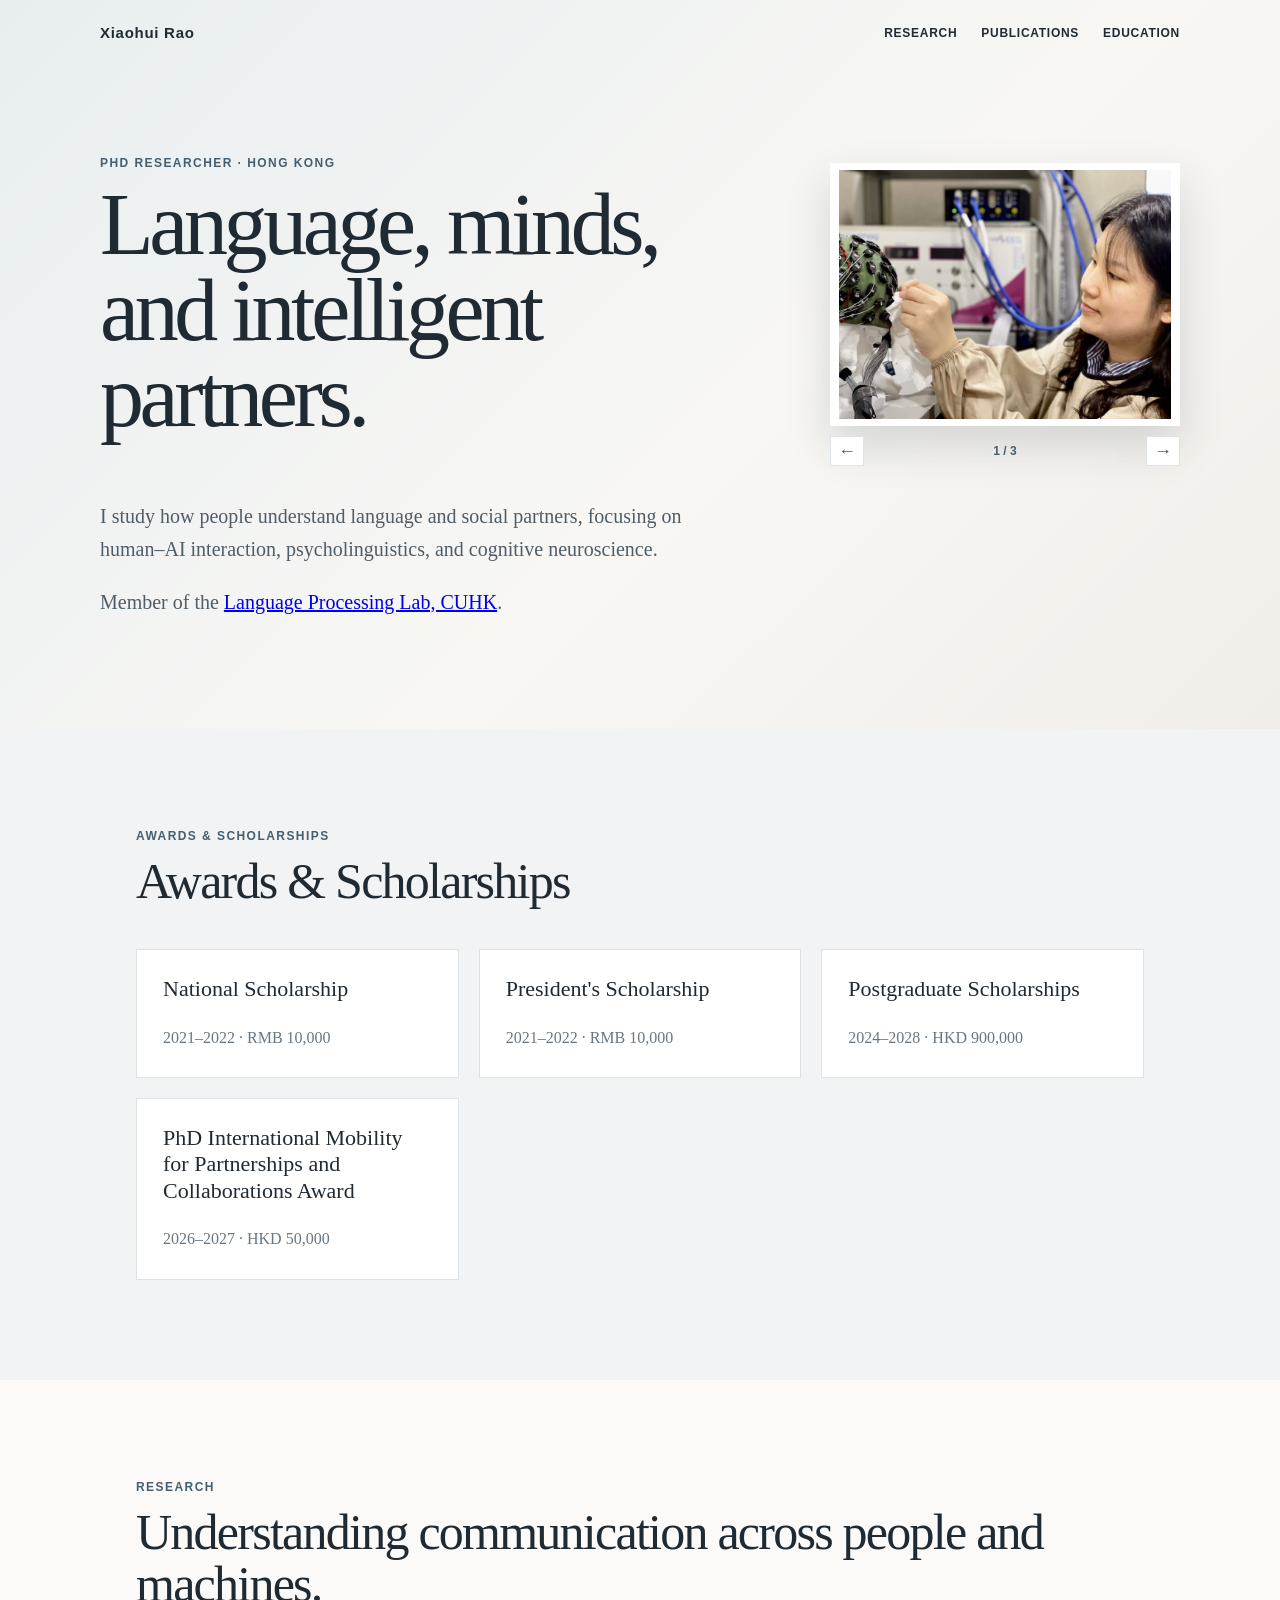
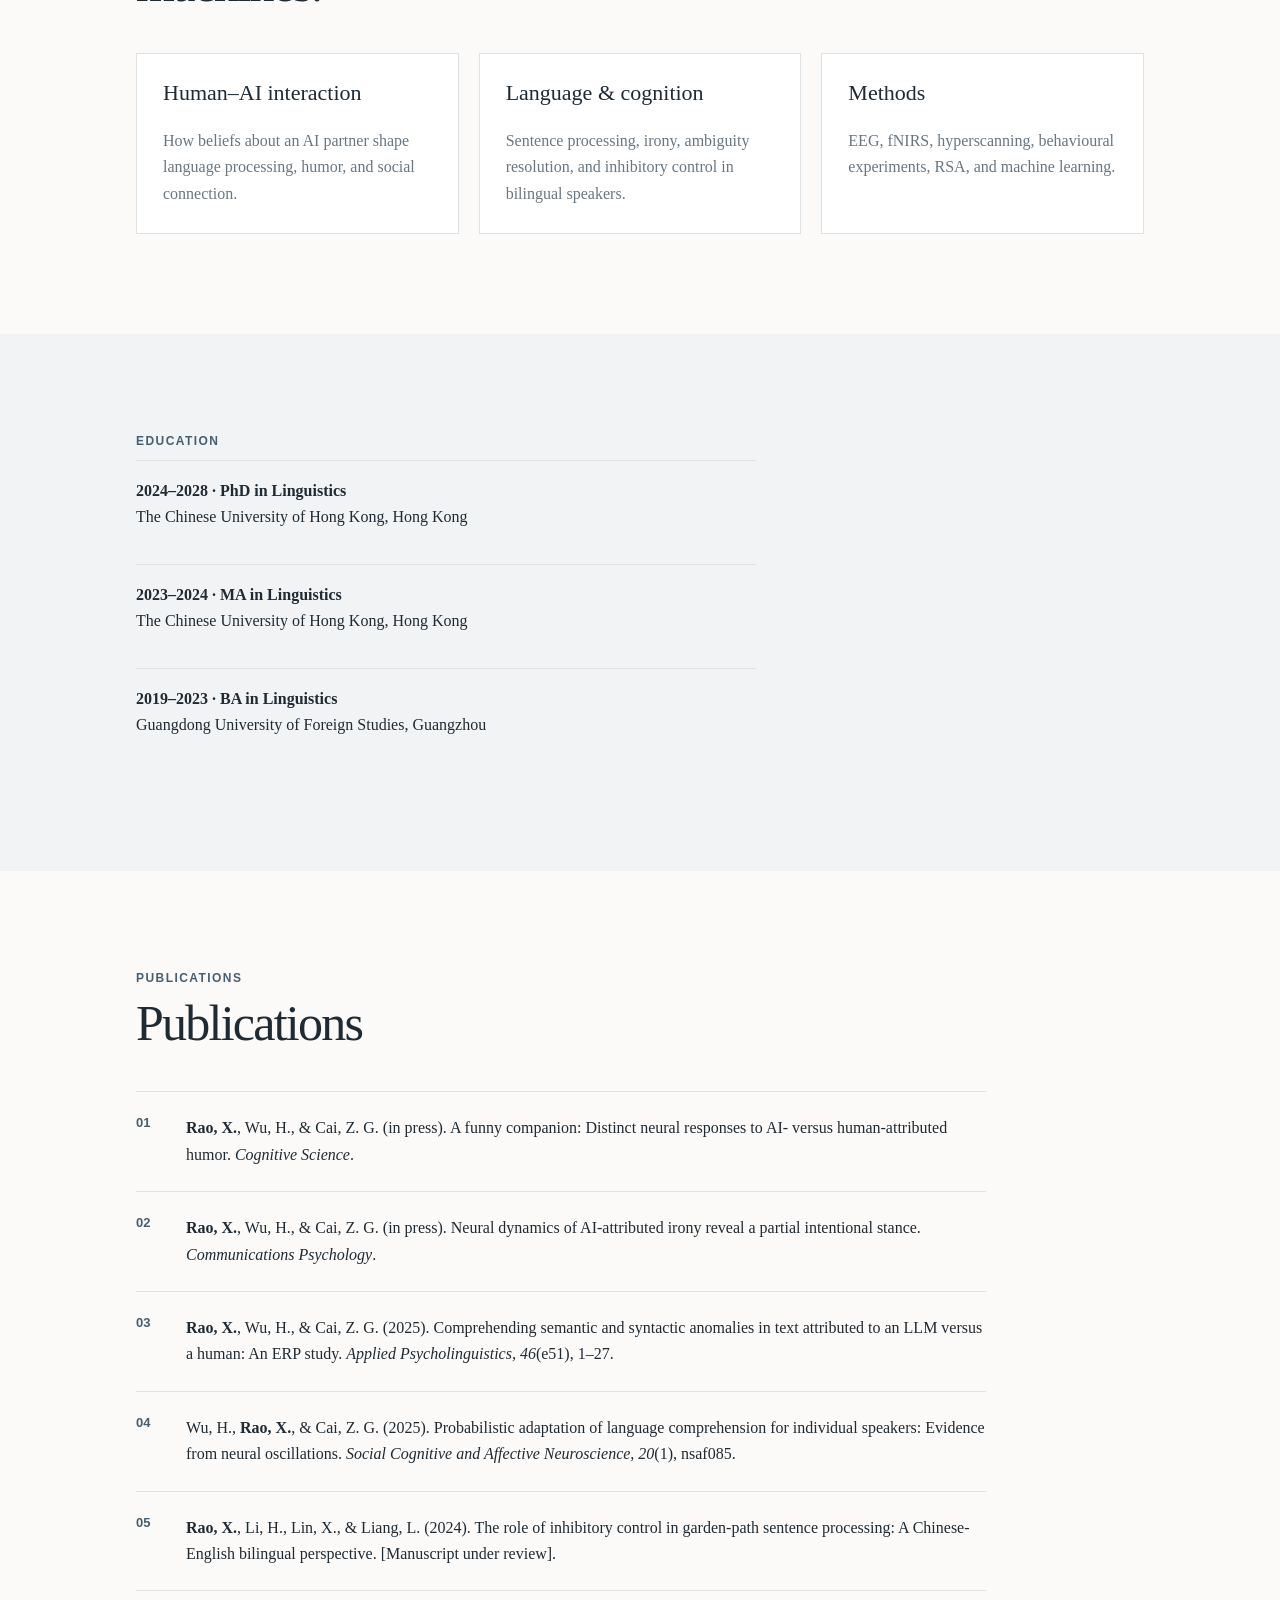
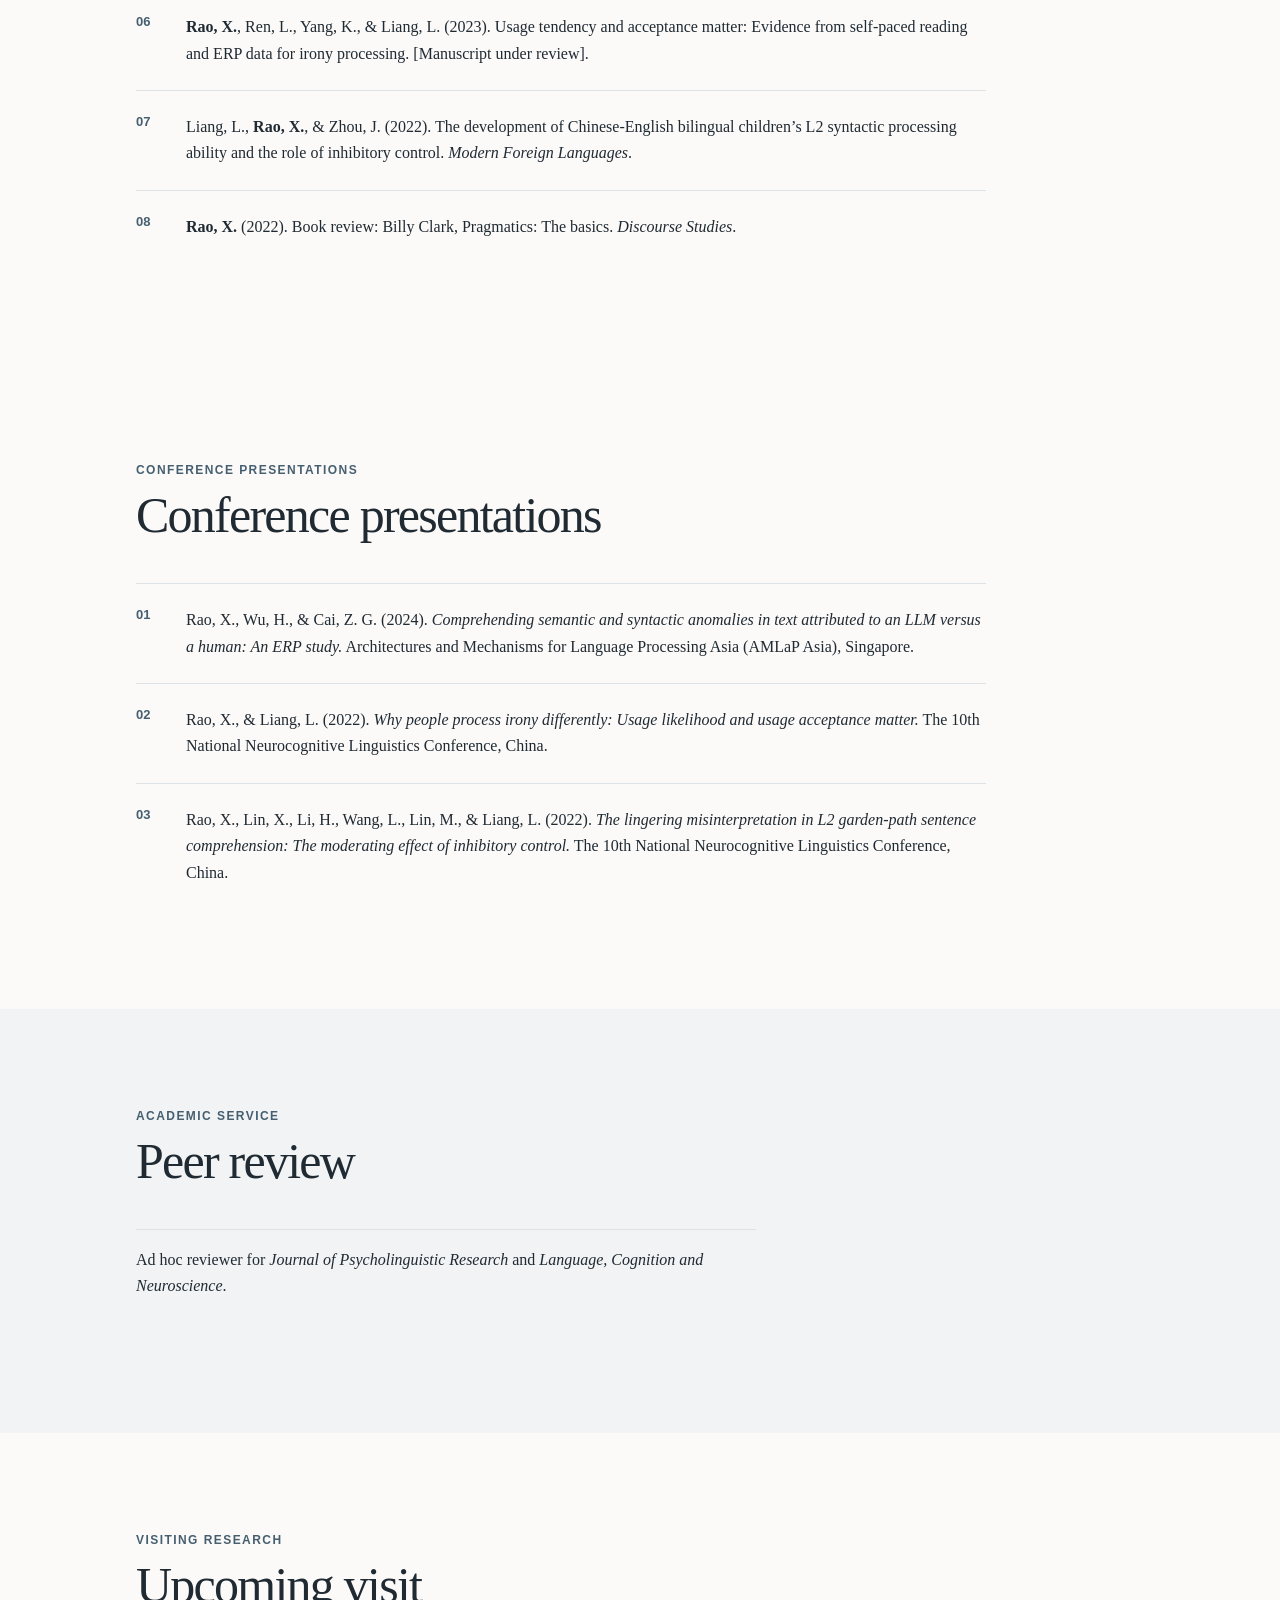
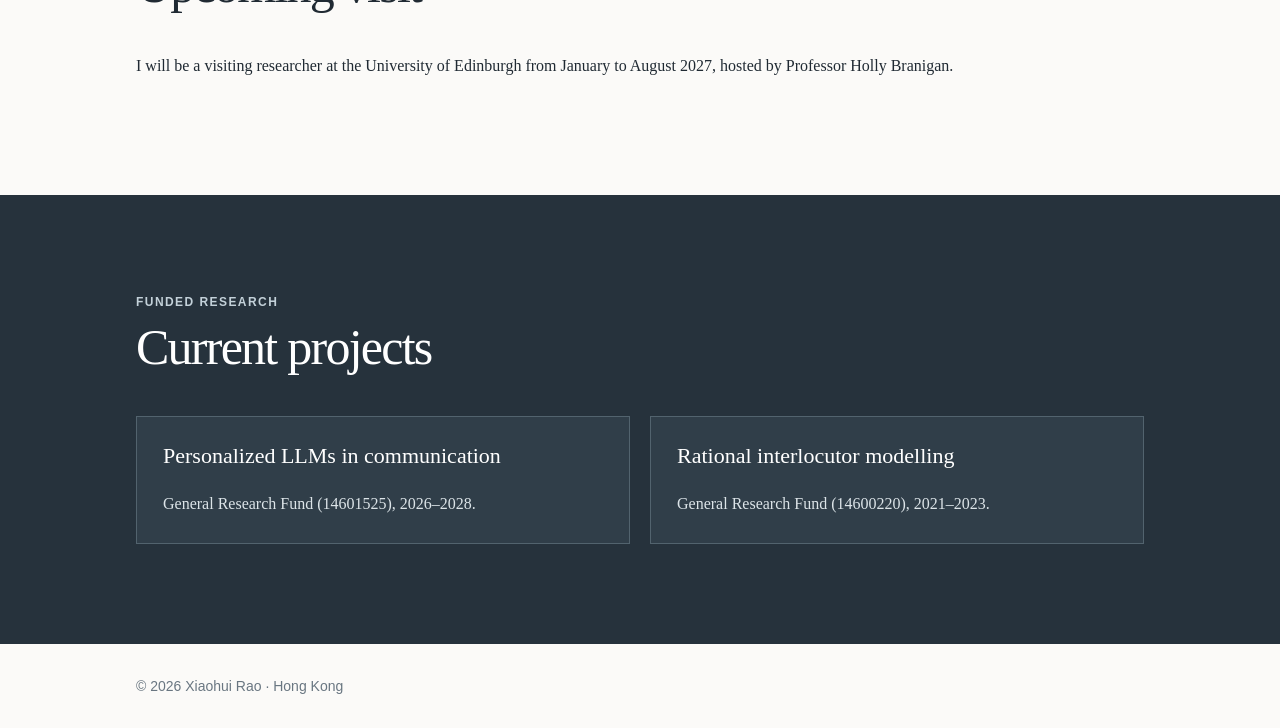
<file: index.html>
<!doctype html><html lang="en"><head><meta charset="utf-8"><meta name="viewport" content="width=device-width,initial-scale=1"><meta name="description" content="Xiaohui Rao is a PhD researcher in linguistics at The Chinese University of Hong Kong, studying psycholinguistics, neurolinguistics, and human–AI interaction."><meta name="robots" content="index, follow"><link rel="canonical" href="https://xiaohuirao01.github.io/Xiaohui-RAO/"><meta property="og:title" content="Xiaohui Rao | Psycholinguistics & Human–AI Interaction"><meta property="og:description" content="PhD researcher in linguistics at The Chinese University of Hong Kong."><meta property="og:type" content="website"><meta property="og:url" content="https://xiaohuirao01.github.io/Xiaohui-RAO/"><title>Xiaohui Rao | Psycholinguistics & Human–AI Interaction</title><link rel="stylesheet" href="styles.css"><script type="application/ld+json">{"@context":"https://schema.org","@type":"Person","name":"Xiaohui Rao","url":"https://xiaohuirao01.github.io/Xiaohui-RAO/","jobTitle":"PhD Researcher in Linguistics","affiliation":{"@type":"CollegeOrUniversity","name":"The Chinese University of Hong Kong"},"knowsAbout":["Psycholinguistics","Neurolinguistics","Human–AI interaction","EEG","fNIRS"],"sameAs":["https://cuhklpl.github.io/"]}</script></head><body><header><nav><strong>Xiaohui Rao</strong><a href="#research">Research</a><a href="#publications">Publications</a><a href="#education">Education</a></nav><div class="hero"><p class="tag">PhD Researcher · Hong Kong</p><h1>Language, minds,<br>and intelligent partners.</h1><p>I study how people understand language and social partners, focusing on human–AI interaction, psycholinguistics, and cognitive neuroscience.</p><p class="lab">Member of the <a href="https://cuhklpl.github.io/">Language Processing Lab, CUHK</a>.</p><div class="photo-carousel" aria-label="Research and academic photo gallery"><img class="carousel-image is-active" src="assets/profile.jpg" alt="Xiaohui Rao preparing an EEG cap in the laboratory"><img class="carousel-image" src="assets/graduation.jpg" alt="Xiaohui Rao in graduation gown at the Bilingual Cognition and Development Lab"><img class="carousel-image" src="assets/presentation.jpg" alt="Xiaohui Rao delivering a research presentation"><div class="carousel-controls"><button type="button" class="carousel-button carousel-prev" aria-label="Previous photo">←</button><span class="carousel-status" aria-live="polite">1 / 3</span><button type="button" class="carousel-button carousel-next" aria-label="Next photo">→</button></div></div></div></header><main><section class="pale" id="awards"><p class="tag">Awards &amp; Scholarships</p><h2>Awards &amp; Scholarships</h2><div class="cards"><article><h3>National Scholarship</h3><p>2021–2022 · RMB 10,000</p></article><article><h3>President's Scholarship</h3><p>2021–2022 · RMB 10,000</p></article><article><h3>Postgraduate Scholarships</h3><p>2024–2028 · HKD 900,000</p></article><article><h3>PhD International Mobility for Partnerships and Collaborations Award</h3><p>2026–2027 · HKD 50,000</p></article></div></section><section id="research"><p class="tag">Research</p><h2>Understanding communication across people and machines.</h2><div class="cards"><article><h3>Human–AI interaction</h3><p>How beliefs about an AI partner shape language processing, humor, and social connection.</p></article><article><h3>Language & cognition</h3><p>Sentence processing, irony, ambiguity resolution, and inhibitory control in bilingual speakers.</p></article><article><h3>Methods</h3><p>EEG, fNIRS, hyperscanning, behavioural experiments, RSA, and machine learning.</p></article></div></section><section id="education" class="pale"><p class="tag">Education</p><p><b>2024–2028 · PhD in Linguistics</b><br>The Chinese University of Hong Kong, Hong Kong</p><p><b>2023–2024 · MA in Linguistics</b><br>The Chinese University of Hong Kong, Hong Kong</p><p><b>2019–2023 · BA in Linguistics</b><br>Guangdong University of Foreign Studies, Guangzhou</p></section><section id="publications"><p class="tag">Publications</p><h2>Publications</h2><ol><li><strong>Rao, X.</strong>, Wu, H., &amp; Cai, Z. G. (in press). A funny companion: Distinct neural responses to AI- versus human-attributed humor. <i>Cognitive Science</i>.</li><li><strong>Rao, X.</strong>, Wu, H., &amp; Cai, Z. G. (in press). Neural dynamics of AI-attributed irony reveal a partial intentional stance. <i>Communications Psychology</i>.</li><li><strong>Rao, X.</strong>, Wu, H., &amp; Cai, Z. G. (2025). Comprehending semantic and syntactic anomalies in text attributed to an LLM versus a human: An ERP study. <i>Applied Psycholinguistics, 46</i>(e51), 1–27.</li><li>Wu, H., <strong>Rao, X.</strong>, &amp; Cai, Z. G. (2025). Probabilistic adaptation of language comprehension for individual speakers: Evidence from neural oscillations. <i>Social Cognitive and Affective Neuroscience, 20</i>(1), nsaf085.</li><li><strong>Rao, X.</strong>, Li, H., Lin, X., &amp; Liang, L. (2024). The role of inhibitory control in garden-path sentence processing: A Chinese-English bilingual perspective. [Manuscript under review].</li><li><strong>Rao, X.</strong>, Ren, L., Yang, K., &amp; Liang, L. (2023). Usage tendency and acceptance matter: Evidence from self-paced reading and ERP data for irony processing. [Manuscript under review].</li><li>Liang, L., <strong>Rao, X.</strong>, &amp; Zhou, J. (2022). The development of Chinese-English bilingual children’s L2 syntactic processing ability and the role of inhibitory control. <i>Modern Foreign Languages</i>.</li><li><strong>Rao, X.</strong> (2022). Book review: Billy Clark, Pragmatics: The basics. <i>Discourse Studies</i>.</li></ol></section><section id="talks"><p class="tag">Conference presentations</p><h2>Conference presentations</h2><ol><li>Rao, X., Wu, H., &amp; Cai, Z. G. (2024). <i>Comprehending semantic and syntactic anomalies in text attributed to an LLM versus a human: An ERP study.</i> Architectures and Mechanisms for Language Processing Asia (AMLaP Asia), Singapore.</li><li>Rao, X., &amp; Liang, L. (2022). <i>Why people process irony differently: Usage likelihood and usage acceptance matter.</i> The 10th National Neurocognitive Linguistics Conference, China.</li><li>Rao, X., Lin, X., Li, H., Wang, L., Lin, M., &amp; Liang, L. (2022). <i>The lingering misinterpretation in L2 garden-path sentence comprehension: The moderating effect of inhibitory control.</i> The 10th National Neurocognitive Linguistics Conference, China.</li></ol></section><section class="pale"><p class="tag">Academic service</p><h2>Peer review</h2><p>Ad hoc reviewer for <i>Journal of Psycholinguistic Research</i> and <i>Language, Cognition and Neuroscience</i>.</p></section><section><p class="tag">Visiting research</p><h2>Upcoming visit</h2><p>I will be a visiting researcher at the University of Edinburgh from January to August 2027, hosted by Professor Holly Branigan.</p></section><section class="dark"><p class="tag">Funded research</p><h2>Current projects</h2><div class="cards two"><article><h3>Personalized LLMs in communication</h3><p>General Research Fund (14601525), 2026–2028.</p></article><article><h3>Rational interlocutor modelling</h3><p>General Research Fund (14600220), 2021–2023.</p></article></div></section></main><footer>© <span id="year"></span> Xiaohui Rao · Hong Kong</footer><script>document.getElementById("year").textContent=new Date().getFullYear();const carousel=document.querySelector(".photo-carousel");if(carousel){const images=[...carousel.querySelectorAll(".carousel-image")],status=carousel.querySelector(".carousel-status");let active=0;const show=next=>{active=(next+images.length)%images.length;images.forEach((image,index)=>image.classList.toggle("is-active",index===active));status.textContent=`${active+1} / ${images.length}`};carousel.querySelector(".carousel-prev").addEventListener("click",()=>show(active-1));carousel.querySelector(".carousel-next").addEventListener("click",()=>show(active+1))}</script></body></html>
</file>
<file: styles.css>
:root{--ink:#202a33;--muted:#697681;--line:#dde2e6;--paper:#fbfaf8;--accent:#465f70;--mist:#f1f3f4}*{box-sizing:border-box}html{scroll-behavior:smooth}body{margin:0;background:var(--paper);color:var(--ink);font:16px/1.65 Georgia,serif}header{min-height:590px;padding:24px 36px 90px;background:linear-gradient(135deg,#e8eef0 0%,#f8f7f4 58%,#f1eee9 100%)}nav,.hero,section,footer{max-width:1080px;margin:auto}nav{display:flex;gap:24px;align-items:center;font:600 12px Arial,sans-serif;letter-spacing:.06em;text-transform:uppercase}nav a{color:var(--ink);text-decoration:none}nav strong{margin-right:auto;font-size:15px;text-transform:none}.hero{position:relative;padding-top:115px;padding-right:390px}.photo-carousel{position:absolute;right:0;top:122px;width:350px}.carousel-image{display:none;width:100%;height:263px;object-fit:contain;background:#fff;border:7px solid rgba(255,255,255,.7);box-shadow:0 20px 42px rgba(31,45,57,.16)}.carousel-image.is-active{display:block}.carousel-controls{display:flex;align-items:center;justify-content:space-between;margin-top:10px;color:var(--accent);font:600 12px Arial,sans-serif}.carousel-button{width:34px;height:30px;border:1px solid var(--line);background:#fff;color:var(--accent);font-size:18px;line-height:1;cursor:pointer}.carousel-button:hover{background:var(--mist)}.tag{margin:0 0 12px;color:var(--accent);font:700 12px Arial,sans-serif;letter-spacing:.12em;text-transform:uppercase}h1,h2,h3,p{margin-top:0}h1{max-width:800px;font-size:clamp(48px,7vw,88px);line-height:.98;font-weight:500;letter-spacing:-.05em}.hero>p:not(.tag){max-width:590px;font-size:20px;color:#4f5d67}section{padding:100px 36px}h2{font-size:clamp(32px,4vw,50px);line-height:1.05;font-weight:500;letter-spacing:-.035em}.cards{display:grid;grid-template-columns:repeat(3,1fr);gap:20px;margin-top:42px}.cards article{padding:26px;background:#fff;border:1px solid var(--line)}article h3{font-size:22px;line-height:1.2;font-weight:500}article p{margin-bottom:0;color:var(--muted)}.pale,.dark{max-width:none;padding-left:max(36px,calc((100% - 1080px)/2 + 36px));padding-right:max(36px,calc((100% - 1080px)/2 + 36px))}.pale{background:var(--mist)}.pale>p:not(.tag){max-width:620px;padding:17px 0;border-top:1px solid var(--line)}ol{max-width:850px;margin:35px 0 0;padding:0;list-style:none;counter-reset:item}li{position:relative;padding:23px 0 23px 50px;border-top:1px solid var(--line)}li:before{position:absolute;left:0;color:var(--accent);font:700 13px Arial,sans-serif;counter-increment:item;content:"0" counter(item)}.dark{background:#26323c;color:#fff}.dark .tag{color:#c3d1d9}.dark article{background:#303e49;border-color:#52636e}.dark article p{color:#dce4e8}.two{grid-template-columns:repeat(2,1fr)}footer{padding:34px 36px;color:var(--muted);font:14px Arial,sans-serif}@media(max-width:720px){.hero{padding-right:0}.photo-carousel{position:static;width:100%;margin-top:28px}.carousel-image{height:auto;border-width:5px}header{padding:20px 22px 70px;min-height:540px}nav{gap:13px;font-size:10px}.hero{padding-top:105px}section{padding:70px 22px}.cards,.two{grid-template-columns:1fr}.pale,.dark{padding-left:22px;padding-right:22px}footer{padding:28px 22px}}
</file>
